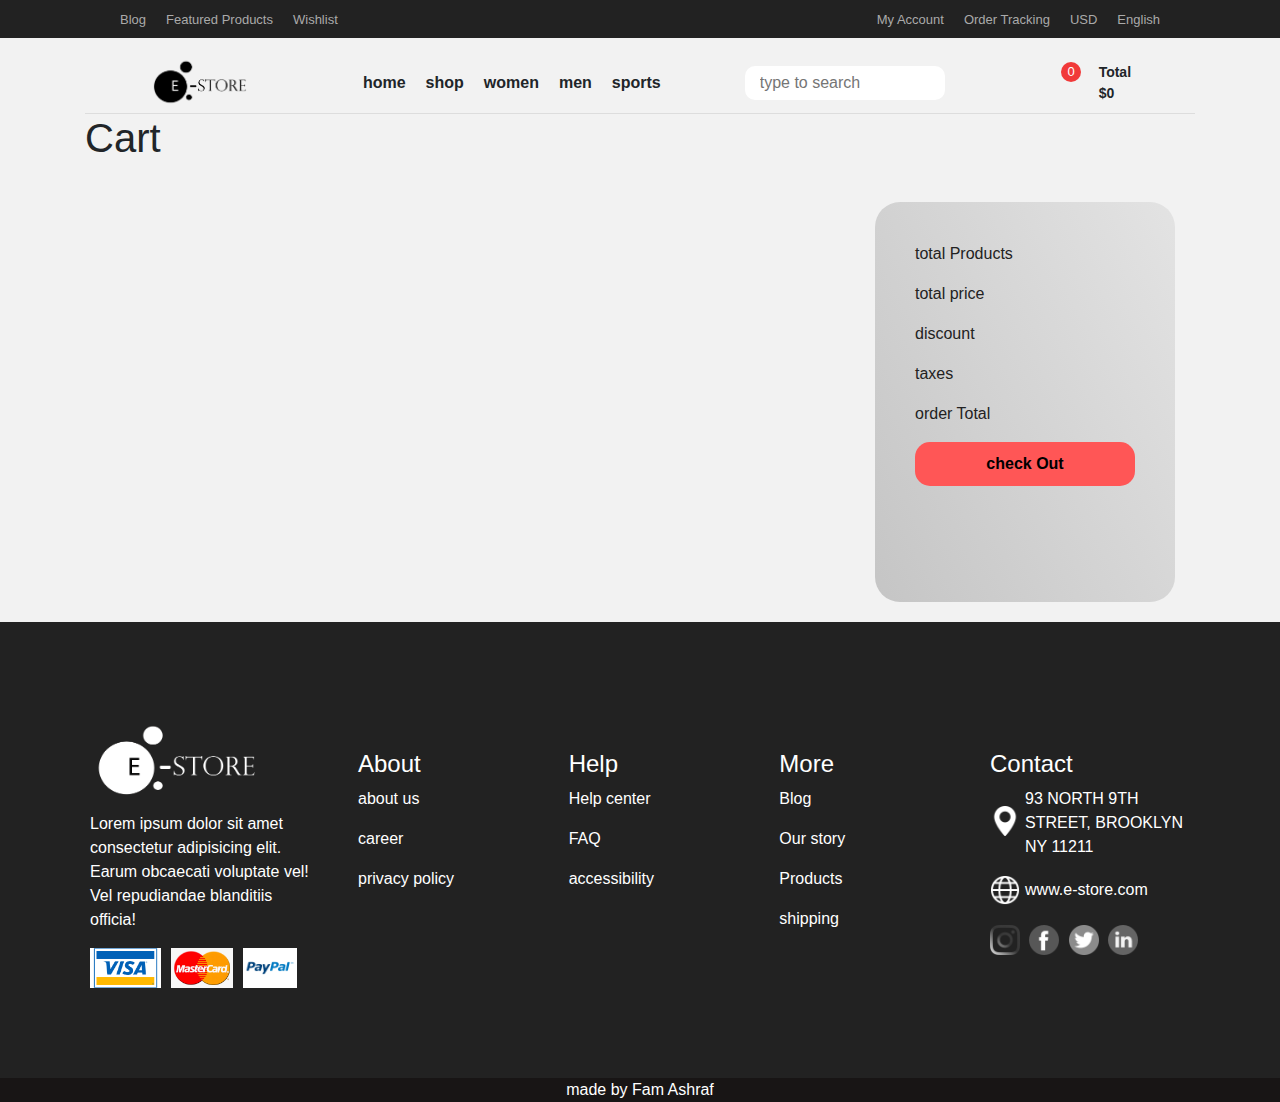
<file: cart.html>
<!DOCTYPE html>
<html lang="en">
<head>
<meta charset="UTF-8">
<meta http-equiv="X-UA-Compatible" content="IE=edge">
<meta name="viewport" content="width=device-width, initial-scale=1.0">
<link rel="stylesheet" href="https://cdnjs.cloudflare.com/ajax/libs/font-awesome/6.2.1/css/all.min.css" integrity="sha512-MV7K8+y+gLIBoVD59lQIYicR65iaqukzvf/nwasF0nqhPay5w/9lJmVM2hMDcnK1OnMGCdVK+iQrJ7lzPJQd1w==" crossorigin="anonymous" referrerpolicy="no-referrer" />
<link rel="stylesheet" href="css/bootstrap.css">
<link rel="stylesheet" href="css/bootstrap-reboot.min.css">
<link rel="stylesheet" href="css/style.css">
<link rel="stylesheet" href="css/media.css">
<title>Document</title>
</head>
<body>
<div class="header-top">
<ul class="header-left">
        <li><a href="#">Blog</a></li>
        <li><a href="#">Featured Products</a></li>
        <li><a href="#">Wishlist</a></li>
</ul>
<ul class="header-right">
        <li><a href="#">My Account</a></li>
        <li><a href="#">Order Tracking</a></li>
        <li><a href="#">USD <i class="fa-sharp fa-solid fa-chevron-down" style="font-size:10px"></i></a>
        <ul>
        <li  class="current"><a href="#">USD</a></li>
        <li><a href="#">EURO</a></li>
        <li><a href="#">GBP</a></li>
        <li><a href="#">INR</a></li>
        </ul>
        </li>
        <li><a href="#">English <i class="fa-sharp fa-solid fa-chevron-down" style="font-size:10px"></i></a>
        <ul>
        <li  class="current"><a href="#">English</a></li>
        <li><a href="#">Arabic</a></li>
        <li><a href="#">German</a></li>
        <li><a href="#">Spanish</a></li>
        </ul>
        </li>
</ul>
</div>
<header class="container">
                <div class="header-bottom">
                <a href="index.html"><img src="./img/logo.png" class="logo" alt="logo"></a>
                <nav>
                <ul>
                        <a href="index.html"><li>home</li></a>
                        <li>shop</li>
                        <li class="women-list">women
                        <i class="fa-sharp fa-solid fa-chevron-down" style="font-size:13px"></i>
                        <div class="dropdown--menu" >
                        <ul class="menu--list">
                        <div>
                        <h6>women clothing</h6>
                        <li>dresses</li>
                        <li>top & tees</li>
                        <li>jackets & coats</li>
                        <li>pants & capris</li>
                        <li>sweaters</li>
                        <li>costumes</li>
                        <li>hoodies & sweatshirts</li>
                        <li>pajamas & robes</li>
                        <li>shorts</li>
                        <li>swimwear</li>
                        </div>
                        <div>
                        <h6>jewelry</h6>
                        <li>accessories</li>
                        <li>bags & purses</li>
                        <li>necklaces</li>
                        <li>rings</li>
                        <li>earring</li>
                        <li>bracelets</li>
                        <li>body jewelry</li>
                        </div>
                        <div>
                        <h6>beauty</h6>
                        <li>bath accessoris</li>
                        <li>makeup & cosmetics</li>
                        <li>skin care</li>
                        <li>hair care</li>
                        <li>essenital oils</li>
                        <li>fragrances</li>
                        <li>soaps & bath bombs</li>
                        <li>face masks & covering</li>
                        <li>spa kits & gifts</li>
                        </div>
                        <div class="brand--menu">
                        <h6>top brands</h6>
                        <div>
                        <li>nike</li>
                        <li>hermes</li>
                        <li>zalando</li>
                        <li>zara</li>
                        <li>cartier</li>
                        <li>hurley</li>
                        </div>
                        <div>
                        <li>louis vuitton</li>
                        <li>gucci</li>
                        <li>tiffany & co.</li>
                        <li>h&m</li>
                        <li>chanel</li>
                        <li>view all brands</li>
                        </div>
                        </div>
                        </ul>
                        <div class="media">
                                <div class="thumbnail">
                                <img src="img/mostWanted.jpg" alt="most Wanted">
                                <div class="text--content">
                                <h4>Most Wanted!</h4>
                                <a href="#" class="primary-button">Order Now</a>
                                </div>
                                </div>
                        </div>
                        </div>
                </li>
                        <li>men</li>
                        <li>sports</li>
                </ul>
                </nav>
                <div class="search-box">
                <input class="search-txt" type="text" placeholder="type to search ">
                <a class="search--btn" href="#">
                <i class="fas fa-search" aria-hidden="true"></i>
                </a>
                </div>
                <div class="cart">
                <a href="loginpage.html" class="login-btn"><i class="fa-regular fa-user"></i></a>
                <i class="fa-regular fa-heart"></i>
                <div class="nav-cart">
                        <i class="fa-solid fa-cart-shopping nav--cart"></i>
                        <div class="cart-menu">
                        <div class="nav-cart-products">
                        <div class="nav-cart-product"></div>
                        </div>
                        <div class="nav-cart-btns">
                        <a href="cart.html" class="check-out">check out</a>
                        <button class="cancel">cancel</button>
                        </div>
                        </div>
                        <div class="icon-text">
                        <div class="mini-text">Total</div>
                        <div class="cart-total">$0</div>
                        </div>
                </div>
                </div>
                <i class="fa-solid fa-bars menu"></i>
                </div>
</header>
<h1 class="container">Cart</h1>
<div class="container bag">
<div class="payment">
<p class="total-products">total Products</p>
<p class="total-price">total price</p>
<p class="Discount">discount</p>
<p class="taxes">taxes</p>
<p class="order-total">order Total</p>
<a class="checkout" href="checkOut.html">check Out</a>
</div>
</div>
<!-- start footer  -->
<footer>
<div class="us">
<img src="./img/logoWhite.png" class="footer-logo" alt="logo">
<p>Lorem ipsum dolor sit amet consectetur adipisicing elit. Earum obcaecati voluptate vel! Vel repudiandae blanditiis officia!</p>
<div class="us-imgs">
<img src="./img/visa.jpg" alt="">
<img src="./img/mastercard.png" alt="">
<img src="./img/paypal.png" alt="">
</div>
</div>
<div class="about">
<h4>About</h4>
<p> <a href="index.html">about us </a></p>
<p> <a href="index.html">career </a></p>
<p> <a href="index.html">privacy policy </a></p>
</div>
<div class="help">
<h4>Help</h4>
<p><a href="index.html">Help center</a></p>
<p><a href="index.html">FAQ</a></p>
<p><a href="index.html">accessibility</a></p>
</div>
<div class="more">
<h4>More</h4>
<p><a href="index.html"> Blog </a></p>
<p><a href="index.html"> Our story </a></p>
<p><a href="index.html"> Products </a></p>
<p><a href="index.html"> shipping </a></p>
</div>
<div class="contact">
<h4>Contact</h4>
<div class="address">
<img src="./img/address.png" alt="our-address">
<p>93 NORTH 9TH STREET, BROOKLYN NY 11211</p>
</div>
<div class="site">
<img src="./img/site.png" alt="our-site">
www.e-store.com
</div>
<img src="./img/instagram.png" alt="instagram">
<img src="./img/facebook.png" alt="facebook">
<img src="./img/twitter.png" alt="twitter">
<img src="./img/linkedin.png" alt="linkedin">
</div>
</footer>
<div class="copyRight">
<p>made by Fam Ashraf</p>
<i class="fa-regular fa-copyright"></i>
</div>
<!-- end footer -->
<script>
// Retrieve the cart products from local storage
let storedProducts = localStorage.getItem('cart');
// Retrieve the total price from local storage
let totalPrice = localStorage.getItem('totalPrice');
// Retrieve the total number of products from local storage
let totalProducts = localStorage.getItem('totalProducts');
// Check if there are stored products
if (storedProducts) {
const products = JSON.parse(storedProducts);
// Generate the product table dynamically
const productBag = document.createElement('div');
productBag.classList.add("product-bag")
// Iterate over the products
for (const product of products) {
const bagContainer=document.createElement("div");
bagContainer.classList.add("bag-element")
const productLink=document.createElement("a");
productLink.classList.add("link");
productLink.setAttribute("href","product.html")
bagContainer.appendChild(productLink)
const  deleteProductBtn=document.createElement("button");
deleteProductBtn.classList.add("delete-button");
deleteProductBtn.innerHTML=`<i class="fa-solid fa-trash"></i>`
bagContainer.appendChild(deleteProductBtn)
const imageCell = document.createElement('img');
const info=document.createElement('div');
info.classList.add("info")
const nameCell = document.createElement('h3');
const quantityCell = document.createElement('h5');
const priceCell = document.createElement('h3');
priceCell.classList.add("price")
nameCell.textContent = product.cartProductName;
imageCell.setAttribute("src",product.productImage)
quantityCell.textContent = `quantity : ${product.quantity}`;
priceCell.textContent = `$${product.productPrice}`;
productBag.appendChild(bagContainer);
productLink.appendChild(imageCell);
info.appendChild(nameCell);
info.appendChild(quantityCell);
info.appendChild(priceCell);
productLink.appendChild(info);
  // Add event listener to the delete button
deleteProductBtn.addEventListener('click', () => {
deleteCartItem(product.productId);
// Remove the product element from the DOM
productBag.removeChild(bagContainer);
});
const totalProductsElement=document.querySelector(".total-products");
totalProductsElement.innerHTML=`total Products : ${totalProducts}`;
const totalPriceElement=document.querySelector(".total-price");
totalPriceElement.innerHTML=`total Price : ${totalPrice}`;
const discount=document.querySelector(".Discount");
const disc=0.2;
discount.innerHTML='discount : 20%';
const taxes=document.querySelector(".taxes");
taxes.innerHTML='taxes : 10%';
const tax=.10;
const orderTotalElement=document.querySelector(".order-total");
const orderTotal= totalPrice - (totalPrice * disc) + parseInt(totalPrice * tax) ;
orderTotalElement.innerHTML=`order Total : ${orderTotal}`;
}
// empty page
if(products.length == 0){
const empty=document.createElement("h1");
empty.innerHTML='your cart is empty';
document.querySelector(".payment").style.cssText="display:none;"
document.querySelector(".bag").style.cssText="flex-direction: column;align-items: flex-start;";
const string=document.createElement("p");
string.innerHTML='Once you add something to your bag, it will appear here. Ready to get started?';
string.style.cssText="max-width:400px;"
const getStarted=document.createElement("a");
getStarted.setAttribute("href","index.html")
getStarted.innerHTML='get started <i class="fa-solid fa-arrow-right"></i>';
getStarted.classList.add("get-started")
const paymentMethods=document.createElement("img");
paymentMethods.setAttribute("src","./img/payment-methods.JPG")
paymentMethods.classList.add("payment-methods")
document.querySelector(".bag").style.cssText="flex-direction: column !important;align-items: flex-start !important;"
document.querySelector(".bag").appendChild(empty);
document.querySelector(".bag").appendChild(string);
document.querySelector(".bag").appendChild(getStarted);
document.querySelector(".bag").appendChild(paymentMethods);
}else{
// Add the bag to the document body or a specific element
document.querySelector(".bag").appendChild(productBag);
}
}


</script>
<script src="js/script.js"></script>
</body>
</html>
</file>
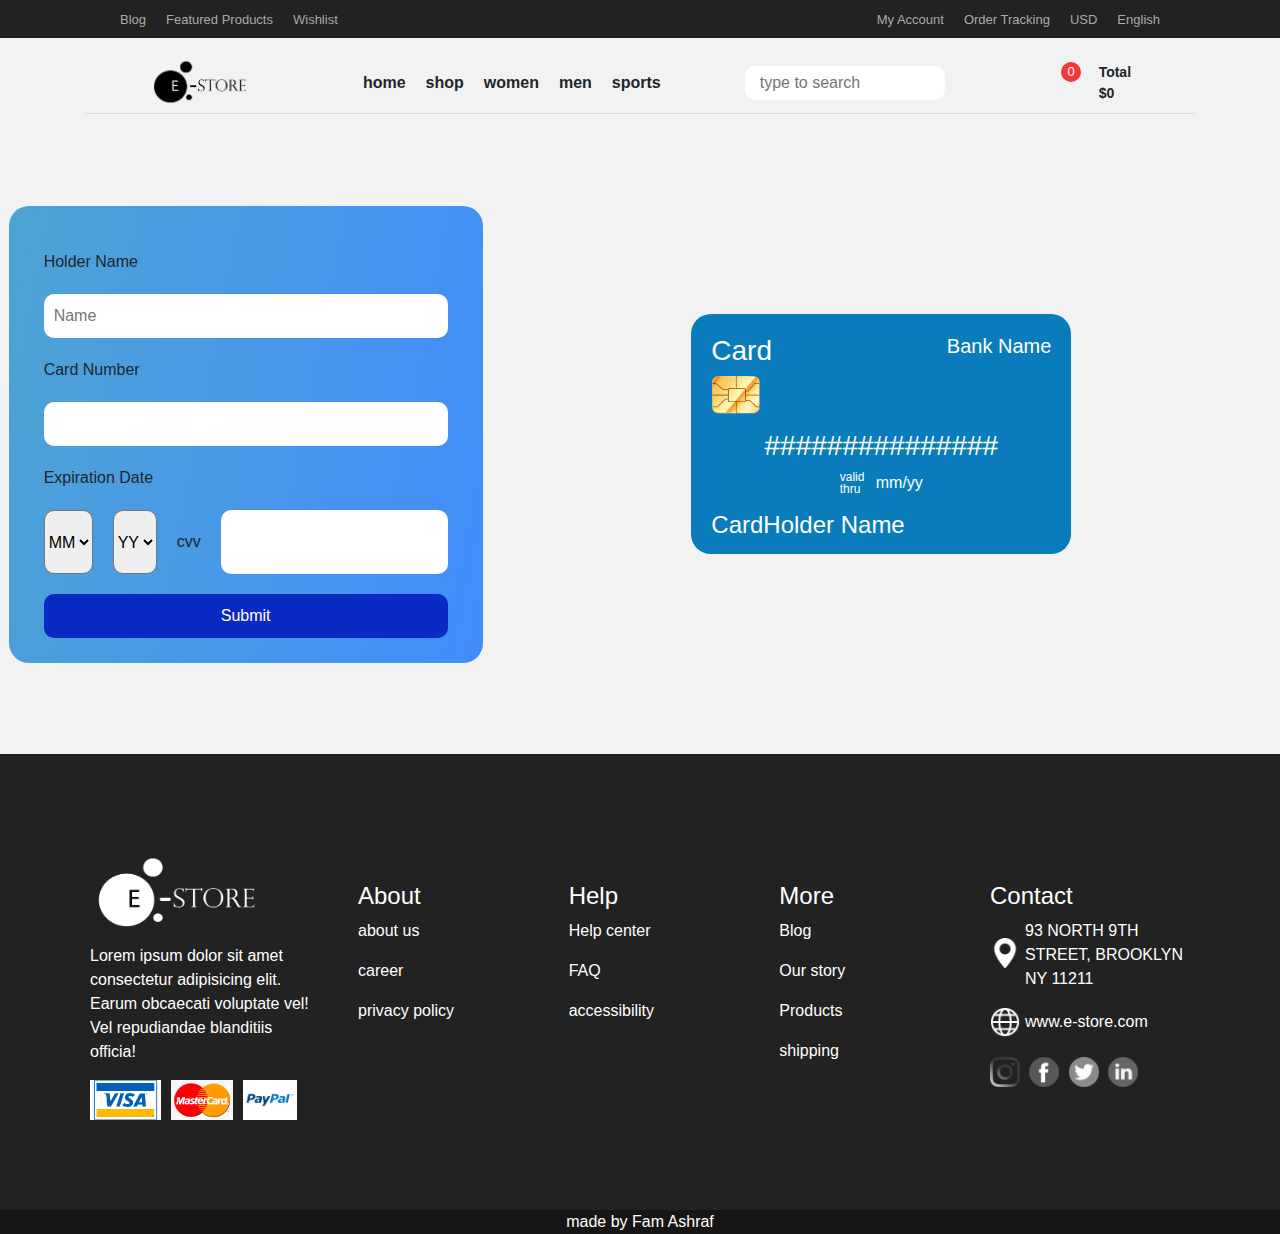
<file: checkOut.html>
<!DOCTYPE html>
<html lang="en">
<head>
    <meta charset="UTF-8">
    <meta http-equiv="X-UA-Compatible" content="IE=edge">
    <meta name="viewport" content="width=device-width, initial-scale=1.0">
    <link rel="stylesheet" href="https://cdnjs.cloudflare.com/ajax/libs/font-awesome/6.2.1/css/all.min.css" integrity="sha512-MV7K8+y+gLIBoVD59lQIYicR65iaqukzvf/nwasF0nqhPay5w/9lJmVM2hMDcnK1OnMGCdVK+iQrJ7lzPJQd1w==" crossorigin="anonymous" referrerpolicy="no-referrer" />
    <link rel="stylesheet" href="css/bootstrap.css">
    <link rel="stylesheet" href="css/bootstrap-reboot.min.css">
    <link rel="stylesheet" href="css/style.css">
    <link rel="stylesheet" href="css/checkout.css">
    <link rel="stylesheet" href="css/media.css">
    <title>Document</title>
    </head>
<body>
    <!-- start nav bar -->
<div class="header-top">
<ul class="header-left">
    <li><a href="#">Blog</a></li>
    <li><a href="#">Featured Products</a></li>
    <li><a href="#">Wishlist</a></li>
</ul>
<ul class="header-right">
    <li><a href="#">My Account</a></li>
    <li><a href="#">Order Tracking</a></li>
    <li><a href="#">USD <i class="fa-sharp fa-solid fa-chevron-down" style="font-size:10px"></i></a>
    <ul>
    <li  class="current"><a href="#">USD</a></li>
    <li><a href="#">EURO</a></li>
    <li><a href="#">GBP</a></li>
    <li><a href="#">INR</a></li>
    </ul>
    </li>
    <li><a href="#">English <i class="fa-sharp fa-solid fa-chevron-down" style="font-size:10px"></i></a>
    <ul>
        <li  class="current"><a href="#">English</a></li>
        <li><a href="#">Arabic</a></li>
        <li><a href="#">German</a></li>
        <li><a href="#">Spanish</a></li>
    </ul>
    </li>
</ul>
</div>
    <header class="container">
                <div class="header-bottom">
                <a href="index.html"><img src="./img/logo.png" class="logo" alt="logo"></a>
                <nav>
                <ul>
                    <a href="index.html"><li>home</li></a>
                    <li>shop</li>
                    <li class="women-list">women
                    <i class="fa-sharp fa-solid fa-chevron-down" style="font-size:13px"></i>
                    <div class="dropdown--menu" >
                    <ul class="menu--list">
                        <div>
                        <h6>women clothing</h6>
                        <li>dresses</li>
                        <li>top & tees</li>
                        <li>jackets & coats</li>
                        <li>pants & capris</li>
                        <li>sweaters</li>
                        <li>costumes</li>
                        <li>hoodies & sweatshirts</li>
                        <li>pajamas & robes</li>
                        <li>shorts</li>
                        <li>swimwear</li>
                        </div>
                        <div>
                        <h6>jewelry</h6>
                        <li>accessories</li>
                        <li>bags & purses</li>
                        <li>necklaces</li>
                        <li>rings</li>
                        <li>earring</li>
                        <li>bracelets</li>
                        <li>body jewelry</li>
                        </div>
                        <div>
                        <h6>beauty</h6>
                        <li>bath accessoris</li>
                        <li>makeup & cosmetics</li>
                        <li>skin care</li>
                        <li>hair care</li>
                        <li>essenital oils</li>
                        <li>fragrances</li>
                        <li>soaps & bath bombs</li>
                        <li>face masks & covering</li>
                        <li>spa kits & gifts</li>
                        </div>
                        <div class="brand--menu">
                        <h6>top brands</h6>
                        <div>
                        <li>nike</li>
                        <li>hermes</li>
                        <li>zalando</li>
                        <li>zara</li>
                        <li>cartier</li>
                        <li>hurley</li>
                        </div>
                        <div>
                        <li>louis vuitton</li>
                        <li>gucci</li>
                        <li>tiffany & co.</li>
                        <li>h&m</li>
                        <li>chanel</li>
                        <li>view all brands</li>
                        </div>
                        </div>
                    </ul>
                        <div class="media">
                            <div class="thumbnail">
                            <img src="img/mostWanted.jpg" alt="most Wanted">
                            <div class="text--content">
                                <h4>Most Wanted!</h4>
                                <a href="#" class="primary-button">Order Now</a>
                            </div>
                            </div>
                        </div>
                    </div>
                </li>
                    <li>men</li>
                    <li>sports</li>
                </ul>
                </nav>
                <div class="search-box">
                <input class="search-txt" type="text" placeholder="type to search ">
                <a class="search--btn" href="#">
                <i class="fas fa-search" aria-hidden="true"></i>
                </a>
                </div>
                <div class="cart">
                <a href="loginpage.html" class="login-btn"><i class="fa-regular fa-user"></i></a>
                <i class="fa-regular fa-heart"></i>
                <div class="nav-cart">
                    <i class="fa-solid fa-cart-shopping nav--cart"></i>
                    <div class="cart-menu">
                    <div class="nav-cart-products">
                        <div class="nav-cart-product"></div>
                    </div>
                    <div class="nav-cart-btns">
                        <a href="cart.html" class="check-out">check out</a>
                        <button class="cancel">cancel</button>
                    </div>
                    </div>
                    <div class="icon-text">
                    <div class="mini-text">Total</div>
                    <div class="cart-total">$0</div>
                    </div>
                </div>
                </div>
                <i class="fa-solid fa-bars menu"></i>
                </div>
    </header>
    <!-- end nav bar -->
<div class="user-info">
    <form action="">
        <label for="userName">Holder Name</label>
        <input type="text" name="userName" id="userName" placeholder="Name" required>
        <label for="cardNumber"> Card Number</label>
        <input type="password" name="cardNumber" id="cardNumber" maxlength="16" required>
        <label for="selection">Expiration Date</label>
        <div class="selection">
            <select name="" id="mm">
                <option value="MM">MM</option>
                <option value="01">01</option>
                <option value="02">02</option>
                <option value="03">03</option>
                <option value="04">04</option>
                <option value="05">05</option>
                <option value="06">06</option>
                <option value="07">07</option>
                <option value="08">08</option>
                <option value="09">09</option>
                <option value="10">10</option>
                <option value="011">11</option>
                <option value="012">12</option>
            </select>
            <select name="" id="yy">
                <option value="YY">YY</option>
                <option value="20">20</option>
                <option value="21">21</option>
                <option value="22">22</option>
                <option value="23">23</option>
                <option value="24">24</option>
                <option value="25">25</option>
                <option value="26">26</option>
            </select>
            <label for="cvv">cvv</label>
            <input type="text" name="cvv" id="cvv" maxlength="3">
        </div>
        <input type="submit">
    </form>
    <div class="card-info">
        <div class="row-one">
            <h3>Card</h3>
            <h5>Bank Name</h5>
        </div>
        <img class="row-two" src="img/card.png" alt="card">
        <div class="row-three">
            <h3 class="card-number">###############</h3>
        </div>
        <div class="row-four">
            <p class="vaild">valid thru</p>
            <p class="mm">mm</p>
            <p>/</p>
            <p class="yy">yy</p>
        </div>
        <div class="row-five">
            <h4 class="user-name">CardHolder Name</h4>
        </div>
        <div class="card-back">
            <span class="black-line"></span>
            <span class="white-line"></span>
            <span class="cvv-container"></span>
        </div>
    </div>
</div>
<!-- start footer  -->
<footer>
<div class="us">
    <img src="./img/logoWhite.png" class="footer-logo" alt="logo">
    <p>Lorem ipsum dolor sit amet consectetur adipisicing elit. Earum obcaecati voluptate vel! Vel repudiandae blanditiis officia!</p>
    <div class="us-imgs">
    <img src="./img/visa.jpg" alt="">
    <img src="./img/mastercard.png" alt="">
    <img src="./img/paypal.png" alt="">
    </div>
</div>
<div class="about">
    <h4>About</h4>
    <p> <a href="index.html">about us </a></p>
    <p> <a href="index.html">career </a></p>
    <p> <a href="index.html">privacy policy </a></p>
</div>
<div class="help">
    <h4>Help</h4>
    <p><a href="index.html">Help center</a></p>
    <p><a href="index.html">FAQ</a></p>
    <p><a href="index.html">accessibility</a></p>
</div>
<div class="more">
    <h4>More</h4>
    <p><a href="index.html"> Blog </a></p>
    <p><a href="index.html"> Our story </a></p>
    <p><a href="index.html"> Products </a></p>
    <p><a href="index.html"> shipping </a></p>
</div>
<div class="contact">
    <h4>Contact</h4>
    <div class="address">
    <img src="./img/address.png" alt="our-address">
    <p>93 NORTH 9TH STREET, BROOKLYN NY 11211</p>
    </div>
    <div class="site">
    <img src="./img/site.png" alt="our-site">
    www.e-store.com
    </div>
    <img src="./img/instagram.png" alt="instagram">
    <img src="./img/facebook.png" alt="facebook">
    <img src="./img/twitter.png" alt="twitter">
    <img src="./img/linkedin.png" alt="linkedin">
</div>
</footer>
<div class="copyRight">
<p>made by Fam Ashraf</p>
<i class="fa-regular fa-copyright"></i>
</div>
<button id="moveToTopButton"><i class="fa-solid fa-arrow-up"></i></button>
<!-- end footer -->
<script src="js/script.js"></script>
<script>
    // card user name data
    const userName=document.querySelector("#userName");
    userName.addEventListener('input', function() {
        document.querySelector(".user-name").textContent=userName.value;
    })







    // card number data
//     const cardNumber=document.querySelector("#cardNumber");
//     cardNumber.addEventListener('input', function() {
//         document.querySelector(".card-number").textContent=cardNumber.value;
//     })
//     cardNumber.onkeydown = function () {
//     if (cardNumber.value.length > 0) {

//         if (cardNumber.value.length % 4 == 0) {
//             cardNumber.value += "";
//         }
//     }
// }



const cardNumberInput = document.getElementById('cardNumber');
const cardDisplay = document.querySelector('.card-number');

cardNumberInput.addEventListener('input', function() {
    const cardNumber = cardNumberInput.value;
    const maskedCardNumber = maskCardNumber(cardNumber);
    cardDisplay.textContent = maskedCardNumber;
});

function maskCardNumber(cardNumber) {
    const visibleDigits = 4;
    const maskedLength = cardNumber.length - visibleDigits * 2;
    const maskedChars = '*'.repeat(maskedLength);
    const visibleCardNumber = addSpaces(cardNumber.slice(0, visibleDigits)) + ' ' +
        addSpaces(maskedChars) + ' ' +
        addSpaces(cardNumber.slice(-visibleDigits));
    return visibleCardNumber;
}

function addSpaces(str) {
    const spacedStr = str.replace(/(.{4})/g, '$1 ');
    return spacedStr.trim();
}







    // card month and year data
    const mmSelection=document.querySelector("#mm")
    const yySelection=document.querySelector("#yy")
    mmSelection.addEventListener('input', function() {
        document.querySelector(".mm").textContent=mmSelection.value;
    })
    yySelection.addEventListener('input', function() {
        document.querySelector(".yy").textContent=yySelection.value;
    })
const card=document.querySelector(".card-info");
const cvv= document.querySelector("#cvv");
const cardBack=document.querySelector(".card-back");
    cvv.addEventListener("mouseover",function(){
        card.classList.remove("flipBack")
        card.classList.add("flip")
        cardBack.style.cssText="display: block;"
    }
    )
    cvv.addEventListener("focus",function(){
        card.classList.remove("flipBack")
        card.classList.add("flip")
        cardBack.style.cssText="display: block;"
    }
    )
    cvv.addEventListener("mouseout",function(){
        card.classList.remove("flip")
        card.classList.add("flipBack")
        cardBack.style.cssText="display: none;"
    }
    )
        // card cvv data
        cvv.addEventListener('input', function() {
        document.querySelector(".cvv-container").textContent=cvv.value;
    })
</script>
</body>
</html>
</file>
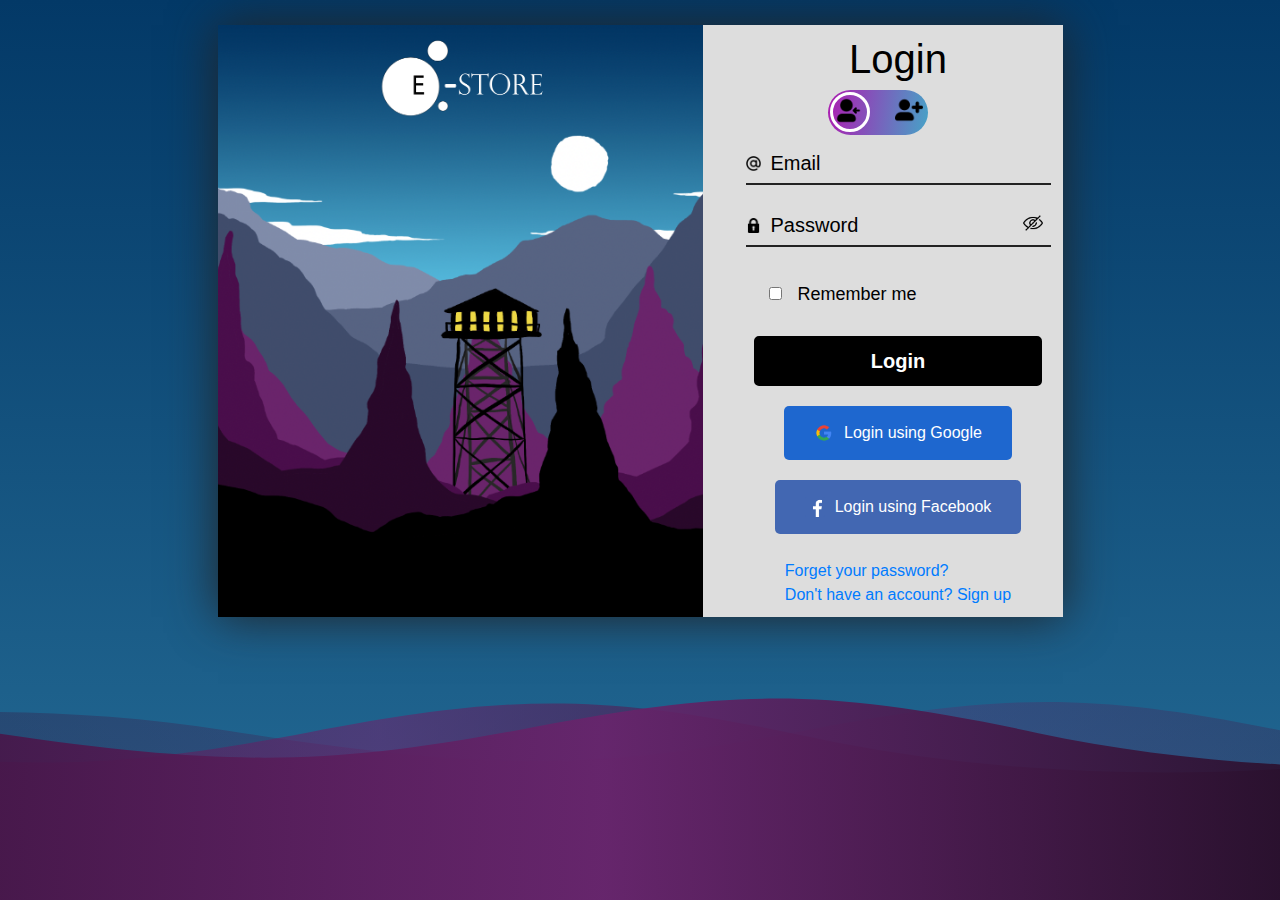
<file: loginpage.html>
<!DOCTYPE html>
<html lang="en">
<head>
    <meta charset="UTF-8">
    <meta name="viewport" content="width=device-width, initial-scale=1.0">
    <link rel="stylesheet" href="https://cdnjs.cloudflare.com/ajax/libs/font-awesome/6.2.1/css/all.min.css" integrity="sha512-MV7K8+y+gLIBoVD59lQIYicR65iaqukzvf/nwasF0nqhPay5w/9lJmVM2hMDcnK1OnMGCdVK+iQrJ7lzPJQd1w==" crossorigin="anonymous" referrerpolicy="no-referrer" />
    <link rel="stylesheet" href="css/bootstrap.css">
    <link rel="stylesheet" href="./css/style.css">
    <link rel="stylesheet" href="./css/login.css">
    <link rel="stylesheet" href="./css/media.css">
    <title>Login</title>
</head>
<body>
    <!-- start background -->
    <svg version="1.1" xmlns="http://www.w3.org/2000/svg" xmlns:xlink="http://www.w3.org/1999/xlink" x="0px" y="0px" width="100%" height="100%" viewBox="0 0 1600 900" preserveAspectRatio="xMidYMax slice">
        <defs>
            <linearGradient id="bg">
                <stop offset="0%" style="stop-color: rgb(42, 9, 41)"></stop>
                <stop offset="50%" style="stop-color:rgb(105 , 36 , 108)"></stop>
                <stop offset="100%" style="stop-color:rgb(0, 0 ,0)"></stop>
            </linearGradient>
            <path id="wave" fill="url(#bg)" d="M-363.852,502.589c0,0,236.988-41.997,505.475,0 s371.981,38.998,575.971,0s293.985-39.278,505.474,5.859s493.475,48.368,716.963-4.995v560.106H-363.852V502.589z" />
        </defs>
        <g>
            <use xlink:href='#wave' opacity=".3">
                <animateTransform attributeName="transform" attributeType="XML" type="translate" dur="10s" calcMode="spline" values="270 230; -334 180; 270 230" keyTimes="0; .5; 1" keySplines="0.42, 0, 0.58, 1.0;0.42, 0, 0.58, 1.0" repeatCount="indefinite" />
            </use>
            <use xlink:href='#wave' opacity=".6">
                <animateTransform attributeName="transform" attributeType="XML" type="translate" dur="8s" calcMode="spline" values="-270 230;243 220;-270 230" keyTimes="0; .6; 1" keySplines="0.42, 0, 0.58, 1.0;0.42, 0, 0.58, 1.0" repeatCount="indefinite" />
            </use>
            <use xlink:href='#wave' opacity=".9">
                <animateTransform attributeName="transform" attributeType="XML" type="translate" dur="6s" calcMode="spline" values="0 230;-140 200;0 230" keyTimes="0; .4; 1" keySplines="0.42, 0, 0.58, 1.0;0.42, 0, 0.58, 1.0" repeatCount="indefinite" />
            </use>
        </g>
    </svg>
    <!-- end background -->

    <!-- start login -->
    <div class="login-body">
        <div class="login-background">
            <a href="index.html"><img src="./img/logoWhite.png" alt=""></a>
        </div>
        <div class="switch-btn" onclick="toggleLoginSignUp()">
            <div class="toggle"></div>
            <img src="./img/sign-in.png" alt="sign in" class="signin-logo">
            <img src="./img/sign-up.png" alt="sign up" class="signup-logo">
        </div>
        <div class="switch switch-log-in">
            <form action="index.html" class="login">
                <h1>Login</h1>
                <input type="email" placeholder="Email" class="email">
                <div class="password">
                    <input type="password" class="passcode" placeholder="Password">
                    <div class="passwordIcon show" onclick="showPassword()"></div>
                </div>
                <div class="rememeberMe">
                    <input type="checkbox" name="rememberMe" id="rememberMe">
                    <label for="rememberMe">Remember me</label>
                </div>
                <input type="submit" value="Login">
                <div class="google">
                    <img src="./img/google.png" alt="login with google">
                    <a href="index.html">Login using Google</a>
                </div>
                <div class="facebook">
                    <img src="./img/facelogo.png" alt="login with facebook">
                    <a href="index.html">Login using Facebook</a>
                </div>
                <div class="footer">
                    <a href="loginpage.html">Forget your password?</a>
                    <a href="">Don't have an account? Sign up</a>
                </div>
            </form>
            <form action="index.html" class="signup" style="display: none;">
                <h1>Sign Up</h1>
                <div class="user-name">
                    <input type="text" name="firstName" id="firstName" placeholder="First Name" class="user">
                    <input type="text" name="lastName" id="lastName" placeholder="Last Name" class="user">
                </div>
                <input type="email" name="email" id="email" placeholder="Email" class="email">
                <div class="password">
                    <input type="password" class="passcode" placeholder="Password">
                    <div class="passwordIcon show" onclick="showPassword()"></div>
                </div>
                <div class="password">
                    <input type="password" class="passcode" placeholder="Confirm Password">
                    <div class="passwordIcon show" onclick="showPassword()"></div>
                </div>
                <input type="submit" value="Sign Up">
                <div class="anotherSignUp">
                    <div class="google google-signup">
                        <img src="./img/google.png" alt="sign up with google">
                        <a href="index.html">Google</a>
                    </div>
                    <div class="facebook facebook-signup">
                        <img src="./img/facelogo.png" alt="sign up with facebook">
                        <a href="index.html">Facebook</a>
                    </div>
                </div>
                <div class="footer">
                    <a href="">Already have an account? Login</a>
                </div>
            </form>
        </div>
    </div>
    <!-- end login -->

    <script src="js/jquery-3.6.0.min.js"></script>
    <script src="js/bootstrap.js"></script>
    <script src="js/script.js"></script>
    <script>
        const loginForm = document.querySelector(".login");
        const signupForm = document.querySelector(".signup");
        const toggleBtn = document.querySelector(".toggle");
        
        function showPassword() {
            const passwordIcon = document.querySelector(".passwordIcon");
            const password = document.querySelector(".passcode");
            if (passwordIcon.classList.contains("show")) {
                passwordIcon.classList.remove("show");
                passwordIcon.classList.add("hide");
                password.type = "text";
            } else if (passwordIcon.classList.contains("hide")) {
                passwordIcon.classList.add("show");
                passwordIcon.classList.remove("hide");
                password.type = "password";
            }
        }

        function toggleLoginSignUp() {
            if (loginForm.style.display === "none") {
                loginForm.style.display = "block";
                signupForm.style.display = "none";
                toggleBtn.style.transform = "translate(2px, 2px)";
            } else {
                loginForm.style.display = "none";
                signupForm.style.display = "block";
                toggleBtn.style.transform = "translate(60px, 2px)";
            }
        }
    </script>
</body>
</html>
</file>
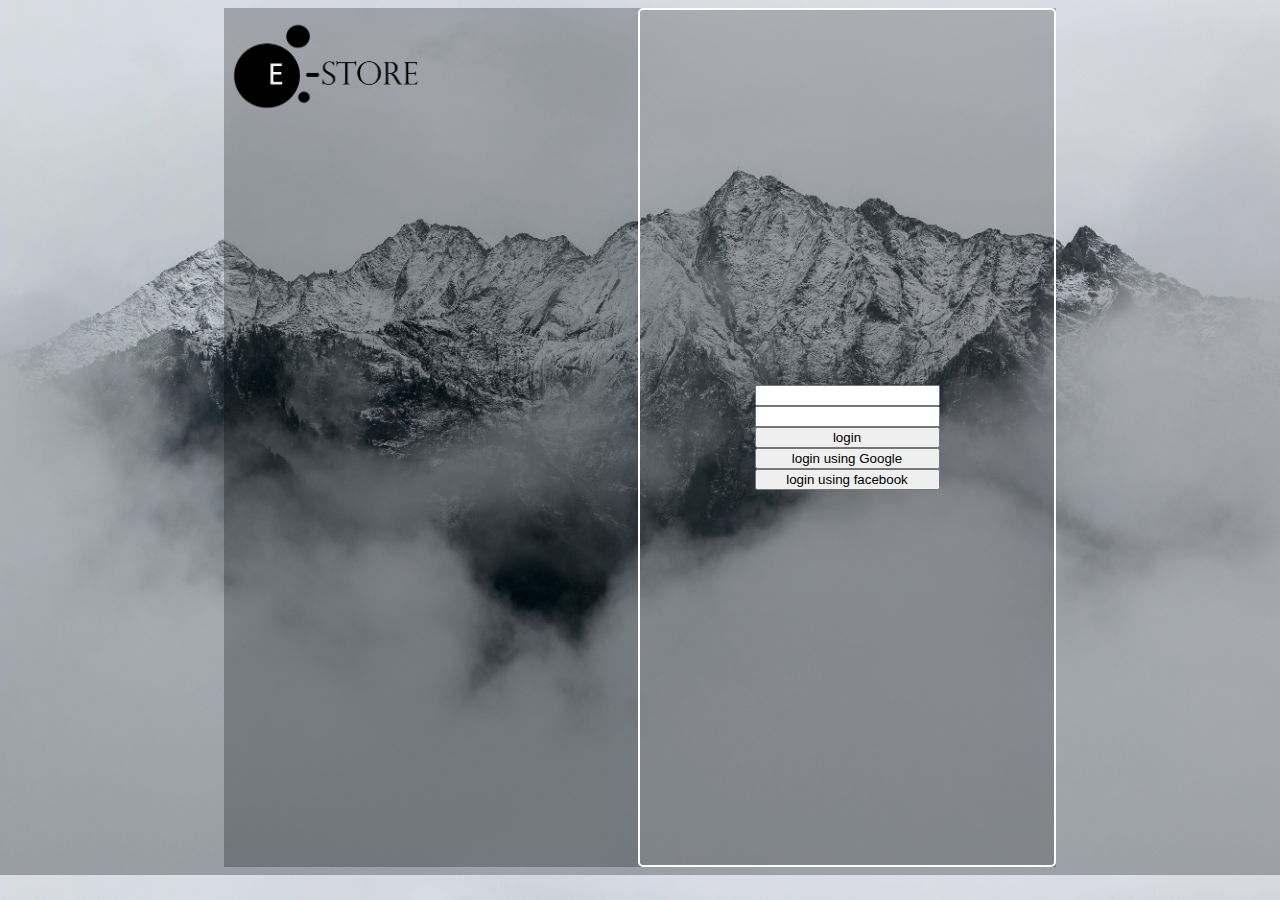
<file: e-commerce/loginpage.html>
<!DOCTYPE html>
<html lang="en">
<head>
    <meta charset="UTF-8">
    <meta name="viewport" content="width=device-width, initial-scale=1.0">
    <link rel="stylesheet" href="./css/login.css">
    <title>login</title>
</head>
<body>
    <div class="loginBody">
        <div class="logo">
            <img src="./img/logo.png" alt="">
        </div>
        <form action="">
            <input type="email">
            <input type="password">
            <input type="button" value="login">
            <input type="button" value="login using Google">
            <input type="button" value="login using facebook">
        </form>
    </div>
</body>
</html>
</file>
<file: css/style.css>
/* importing fonts */
@import url('https://fonts.googleapis.com/css2?family=Bangers&family=Bebas+Neue&family=Blinker:wght@700&family=Montserrat:wght@700&family=Raleway:wght@700&family=Tangerine&display=swap');
body {
    background-color:hsl(0 0% 50% / 0.1);
}
/* scrolling animation */
.reveal{
    position: relative;
    transform: translateX(-150px);
    opacity: 0;
    transition: 1s all ease;
}
.reveal.active{
    transform: translateX(0);
    opacity: 1;
}
/* start nav bar */
header{
    display: flex;
    flex-direction: column;
}
.heade-left{
    padding-left: 20px;
}
.header-top{
    display: flex;
    justify-content: space-between;
    margin-bottom: 15px;
    background: #000000db;
    padding: 7px 110px;
}
.header-top ul{
    padding: 0;
}
.header-top ul li{
    position: relative;
}
.header-top ul ul {
    display: none;
    flex-direction: column;
    position: absolute;
    left: 0px;
    top: 25px;
    background: #222;
    z-index: 100;
}
.header-top ul ul li{
    text-align: center;
}
.header-top ul ul .current{
    background-color: #676464;
}
.header-top ul li a{
    text-decoration: none;
    color: #aaa;
    padding: 10px;
    font-size: 13px;
}
.header-top ul li a:hover{
    color: #fff;
}
.header-top ul li:hover ul {
    display: flex;
}
.header-bottom {
    display: flex;
    align-items: center;
    justify-content: space-evenly;
    border-bottom: 1px solid #ddd;
}
.header-bottom ul a{
    color: #212529;
}
.header-bottom ul a:hover{
    text-decoration: none;
}
header .logo{
    width: 100px;
    height: 60px;
}
nav{
    display: flex;
    align-items: center;
    height: 60px;
}
ul{
    list-style: none;
    display: flex;
    margin: 0;
}
nav ul li{
    position: relative;
    margin: 30px 10px;
    font-weight: bold;
    cursor: pointer;
}
nav li::after{
    content: "";
    width: 0%;
    height: 2px;
    background-color: #00173d;
    position: absolute;
    bottom: 0;
    left: 0;
}
nav li:hover::after{
    width: 100%;
    transition: .5s ;
}
.menu{
    display: none;
    cursor: pointer;
}
.mobile-menu{
    display: flex;
}
.dropdown--menu{
    position: absolute;
    right: -745px;
    display: none;
    z-index: 1000;
}
.menu--list{
    margin-top: 18px;
    padding: 10px;
    background:#fff;
}
.women-list:hover  .dropdown--menu{
    display: flex;
    transition: all .5s;
}
.dropdown--menu ul div{
    display: flex;
    flex-direction: column;
    text-align: left;
    margin: 0px 0 0 50px;
}
.dropdown--menu ul div h6{
    text-transform: uppercase;
    font-weight: bold;
}
.dropdown--menu ul div li{
    text-transform: capitalize;
    font-weight: 500;
    margin: 0 20px 0 0;
    width: 170px;
}
.dropdown--menu ul div li:hover{
    color: #888;
}
.dropdown--menu ul div li:hover::after{
    content: unset;
}
.dropdown--menu ul .brand--menu{
    display: flex;
}
.dropdown--menu .media{
    position: relative;
    overflow: hidden;
    top: 18px;
}

.thumbnail{
    overflow: hidden;
    opacity: .9;
}
.dropdown--menu .media img{
    width: 223px;
}
.dropdown--menu .media img:hover{
    transform: scale(1.1);
    transition: all .5s;
}
.dropdown--menu .text--content{
    position: absolute;
    top: 38%;
    left: 10%;
    text-align: center;
}
.dropdown--menu .text--content h4{
    color: #00173d;
    font-weight: bold;
    margin-bottom: 20px;
}
.dropdown--menu .text--content a{
    color: #fff;
    background-color: #000000db;
    padding: 15px;
    border-radius: 20px;
    text-decoration: none;
}
/* search box */
.search-box{
    display: flex;
    align-items: center;
    justify-content: center;
    padding: 10px;
}
.search-txt{
    background: #fff;
    border: none;
    padding: 5px 15px;
    display: flex;
    width: 200px;
    border-radius: 10px;
}
.search-box a {
    margin-left: -35px;
}
.search-box a i{
    font-size: 20px;
    color: #020306;
    line-height: 2;
}
.cart{
    display: flex;
    align-items: center;
}
.login-btn{
    text-decoration: none;
    color: #000000db;
}
.cart i{
    padding-left:30px;
    cursor: pointer;
}
.nav-cart{
    display:flex;
    align-items: center;
    position: relative;
}
.nav-cart .icon-text{
    font-weight: bold;
    font-size: 14px;
    margin-left: 25px;
    cursor: pointer;
}
.nav-cart::after{
    content: attr(notification);
    position: absolute;
    top: 0px;
    right: 50px;
    width: 20px;
    height: 20px;
    border-radius: 50%;
    background-color: #f13939;
    color: #fff;
    text-align: center;
    line-height: 1.5;
    font-size: 13px;
    cursor: pointer;
}
.cart-menu{
    display: none;
    flex-direction: column;
    background-color: #fff;
    min-width: 350px;
    position: absolute;
    top: 50px;
    right: -100px;
    z-index: 100000;
    border: 2px solid #353935;
}
.nav-cart-products {
    min-height: 150px;
}
.nav-cart-product{
    display: flex;
    align-items: center;
    justify-content: space-around;
    border-top: 1px solid #ddd;
}
.cart-product-img{
    width: 100px;
    height: 100px;
    margin: 20px;
}
.product-info{
    display: flex;
    flex-direction: column;
    margin-right: 20px;
}
.cart-product-name{
    font-size: 15px;
    max-width: 100px;
}
.cart-product-price{
    margin: 0;
}
.product-counter{
    display: flex;
    align-items: center;
}
.product-counter .increment , .decrement{
    font-size: 20px;
    font-weight: bold;
    border: none;
    border-radius: 30%;
    color: #000;
    width: 40px;
    height: 50px;
}
.counter{
    font-size: 20px;
    font-weight: bold;
    margin: 0 25px;
}
.delete-button{
    margin: 20px;
    border: none;
    background: none;
}
.delete-button i{
    padding: 0;
    border: none;
    color: #cf2f2f;
}
.nav-cart-btns{
    display: flex;
    justify-content: space-between;
    width: 100%;
    height: 45px;
}
.check-out{
    background-color: rgb(33, 165, 33);
    text-decoration: none;
    width: 50%;
    border: none;
    color: #fff;
    padding: 10px 50px;
    font-weight: bold;
}
.check-out:hover{
    text-decoration: none;
    color: #fff;
}
.cancel{
    background-color: #000000ba;
    font-weight: bold;
    color: #fff;
    border-radius: 1px;
    width: 50%;
    border: none;
}
.cart-total::after{
    content: attr(total-price);
}
/* end nav bar */
 /* start dark mode  */
.night{
    background-color: #020306;
    color: #fff;
}
.mode{
    width: 55px;
    height: 28px;
    border-radius: 50px;
    background-color: rgb(204, 199, 199);
    cursor: pointer;
}
.night--mode{
    width: 55px;
    height: 28px;
    border-radius: 50px;
    background-color: #2b2929;
    cursor: pointer;
}

.mode .button{
    width: 25px;
    height: 25px;
    border-radius: 50%;
    background-color: #444;
    margin: 2px;
    transition: all .4s linear;
}
.mode .night--button{
    background-color: #fff;
    margin-left: 35px;
    transition: all .4s linear;
}
/* end dark mode */
/* start slider */


.shoes{
    width: 850px;
    height: 550px;
}
.slide{
    height: calc(100vh - 114px);
    display: flex;
    justify-content: space-around;
    flex-direction: row;
    align-items: center;
}
.carousel-indicators {
    position: absolute;
    flex-direction: row;
    bottom: -10px;
}
.carousel-indicators li {
    width: 45px;
    height: 5px;
    background-color: #000000;
}
.pre-slider-btn{
    background-color: #000;
    width: 50px;
    height: 50px;
    border-radius: 30px;
    position: absolute;
    top: 50%;
    left: 25px;
    z-index: 1000;
}
.next-slider-btn{
    background-color: #000;
    width: 50px;
    height: 50px;
    border-radius: 30px;
    position: absolute;
    top: 50%;
    right: 25px;
    z-index: 1000;
}
.slide-1{
    display: flex;
    justify-content: flex-start;
    align-items: center;
    background: #ededed;
}
.slide-background{
        background-color: #242424;
        width: 850px;
        height: calc(100vh - 114px);
        clip-path: polygon(80% 0, 100% 0, 100% 100%, 0% 100%);
        position: absolute;
        z-index: 0;
        top: 0;
        right: 0;
}
.slide-1 h3{
    font-size: 40px;
}
.slide-1 h2{
    font-size: 65px;
    font-family: 'Bebas Neue', sans-serif;
}
.slide-1 img{
    position: absolute;
    z-index: 111;
    right: 150px;
    top: 0;
    animation: 4s ease-in-out updown ;
    animation-iteration-count:infinite;
}
@keyframes updown {
    0%{top: 50px;}
    50%{top: 100px;}
    100%{top: 50px;}
}
.slide-1 a {
    color: #000;
    border: 1px solid #000;
    border-radius: 7px;
    padding: 15px 30px;
    text-decoration: none;
    font-weight: bold;
}
.slide-1 a:hover{
    background-color: #242424;
    color: #fff;
    transition: all 0.5s;
}
.slide-1 .slide-content{
    display: flex;
    flex-direction: column;
    margin-left: 90px;
    align-items: start;
}
.slide-2 h1{
    position: relative;
    font-family: 'Tangerine', cursive;
    font-size: 82px;
    font-weight: bold;
}
.slide-2 p{
    max-width: 400px;
}
.slide-2 button {
    position: absolute;
    bottom: 40px;
    background: linear-gradient(#1767e9, cornflowerblue);
    width: 185px;
    height: 180px;
    border: none;
    color: #fff;
    font-size: 28px;
    font-weight: bold;
    border-radius: 19% 81% 69% 31% / 53% 29% 71% 47%;
    padding: 50px 0;
}
.fashion-line1{
    position: absolute;
    top: 245px;
    left: 120px;
    width: 110px;
    height: 10px;
    background-color: #cd38c4;
    z-index: -1;
    animation: 1s ease-in left;
    animation-iteration-count: 1;
}
@keyframes left {
    from{left: -120px;}
    to{left: 120px;}
}
.fashion{
    position: relative;
    width: 500px;
    height: 500px;
}
.fashion-line2{
    position: absolute;
    top: 5px;
    right: 75px;
    width: 50px;
    height: 500px;
    background-color: #d829cf;
    z-index: -1;
    animation: 1s ease-in down;
    animation-iteration-count: 1;
}
@keyframes down {
    from{top: -500px;}
    to{top: 5px;}
}
.fashion-line3{
    position: absolute;
    bottom: 18px;
    right: 495px;
    width: 40px;
    height: 500px;
    background-color: #fdbffa;
    z-index: 1;
    animation: 1s ease-in down;
    animation-iteration-count: 1;
}
.slide-3 h1{
    font-weight: bold;
    max-width: 420px;
    font-size: 50px;
}
.slide-3 p{
    color: #4a4343;
    max-width: 385px;
}
.slide-3 button{
    background-color: #2165d3;
    color: #fff;
    border: none;
    border-radius: 20px;
    padding: 10px 20px;
}
.slide-3 img {
    width: 195px;
    height: 235px;
    box-shadow: 5px 5px 1px #d7d4d4;
    border-radius: 20px;
}
.slide3-img1{
    position: absolute;
    top: 20px;
    left: 40px;
    z-index: 10;
}
.slide3-img2{
    position: absolute;
    top: 65px;
    left: 210px;
    z-index: 1;
}
.slide3-img3{
    position: absolute;
    bottom: 20px;
    left: 100px;
    z-index: 5;
}
.slide3-img4{
    position: absolute;
    bottom: 15px;
    left: 295px;
    z-index: 2;
}
.slide3-img5{
    position: absolute;
    top: 50px;
    left: 380px;
}
.slide-4{
    color: #000;
    justify-content: space-between;
}
.slide-4 .slide-content{
    display: flex;
    flex-direction: column;
    margin-left: 50px;
    align-items: flex-start;
    justify-content: center;
    margin-top: 55px;
}
.slide-4 h2{
    font-weight: bold; 
    padding-left: 50px;
    letter-spacing: 2px;
    font-size: 40px;
}
.slide-4 p{
    font-family: 'Raleway', sans-serif;
    padding-left: 50px;
    max-width: 600px;
}
.slide-4 button{
    background: none;
    border: 2px solid #000000;
    color: #000;
    padding: 10px 20px;
    font-weight: bold;
    margin-left: 50px;
    margin-top: 15px;
}
.slide-4 button:hover{
    background-color: #000000ba;
    color: #fff;
    transition: all .5s;
}
.furniture-1{
    width: 330px;
    margin-right: 35px;
}
.furniture-2{
    position: absolute;
    width: 250px;
    right: 245px;
}
.furnitures img{
    background-color: #000000ba;
    margin: 20px;
    width: 175px;
    border-radius: 25px;
    padding: 10px;
}
.furnitures img:hover{
    transform: scale(1.1);
    transition: all .5s;
    cursor: pointer;
}
.slide-5{
    background-image: url(../img/slide-5.jpg);
    background-size: cover;
    background-position: 0px;
    color: #fff;
}
.slide-5 .slide-content{
    display: flex;
    flex-direction: column;
    max-width: 600px;
    text-align: center;
    align-items: center;
}
.slide-5 .slide-content button{
    background: none;
    color: #fff;
    border: 2px solid #3b2c1c;
    padding: 12px 35px;
    font-weight: bold;
    font-size: 18px;
    margin-top: 21px;
}
.slide-5 .slide-content button:hover{
    background:#3b2c1c;
    color:#fff;
    transition: all .5s;
}
/* end slider */
/* start ads */
.ads{
    display: flex;
    justify-content: space-around;
    background:#000;
    color: #fff;
    height: 60vh;
}
.ads-content{
    position: relative;
}
.ads-content h1{
    margin-top: 25px;
    font-family: 'Montserrat', sans-serif;
    font-size: 72px;
    background: -webkit-linear-gradient(0deg,#b441c9, #5589e0);
    background-clip: text;
    -webkit-background-clip: text;
    -webkit-text-fill-color: transparent;
}
.ads-content h2{
    font-family: 'Bangers', cursive;
    font-size: 52px;
    background: -webkit-linear-gradient(0deg,#b441c9, #5589e0);
    background-clip: text;
    -webkit-background-clip: text;
    -webkit-text-fill-color: transparent;
    text-align: center;
}
.ads-content h3{
    font-size: 62px;
    font-family: 'Blinker', sans-serif;
    font-weight: lighter;
    letter-spacing: 1px;
}
.ads-content div {
    border-left: 5px solid #1767e9;
}
.ads-content button{
    background: linear-gradient(45deg, #9a55cf, #697bdc);
    border: none;
    border-radius: 20px;
    padding: 10px 20px;
    color: #fff;
    font-weight: bold;
    position: absolute;
    bottom: 10%;
    left: 55%;
    transition: all 10s;
}
.ads-content button:hover{
    background: linear-gradient(270deg, #9a55cf, #697bdc);
}
.ads-content div{
    margin-left: 10px;
    padding-left: 5px;
}
.ads-img img{
    width: 350px;
    filter: drop-shadow(-35px 0px 28px #b441c9) drop-shadow(-35px -20px 15px #fff) drop-shadow(20px -20px 20px #b441c9);
    margin-top: 100px;
}
/* end ads */
/* start brands */
.brands{
display: flex;
}
.brands .carousel-inner{
    height: 100%;
}
.brands .carousel-item{
    height: 400px;
    overflow: hidden;
}
.brand{
    position: relative;
    width: 300px;
    height: 400px;
}
.brands .carousel-item::after{
    content: "";
    background-color: #fff;
    width: 1092px;
    height: 646px;
    position: absolute;
    top: -537px;
    left: 0px;
    opacity: 0.3;
    transform: rotate(26deg);
}
.brands .carousel-item:hover::after{
    top: 549px;
    left: -260px;
    transition: all .8s;
}
.brand img{
    width: 100%;
    height: 100%;
    transform: scale(1.1);
}
.brands .carousel-item:hover img{
    transform: scale(1);
    transition: all 0.8s;
}
/* end brands */
/* start cards */
.col-lg-2 {
    flex: 0 0 22.666667%;
    max-width: 25.666667%;
}
.tabs__panels .container{
    max-width: 2000px;
    padding: 0;
    margin-left: 40px;
}
.bestSeller-btns{
    display: flex;
    margin-left: 150px;
}
.btn{
    font-size: 20px;
    font-weight: bold;
    border-radius: 30px;
    margin-right: 20px;
    padding: 5px 15px;
}
.btn:hover{
    background-color: #000000db;
    color:#fff;
}
.active-filter-btn{
    background-color: #000000db;
    color: #fff;
}
.card--container{
    display: grid;
    justify-items: center;
    grid-template-columns: auto auto auto;
}
.card{
    position: relative;
    align-items: flex-start;
    border: 2px solid transparent;
    background-color: hsl(0deg 0% 94.9%);
    margin: 50px 21px 0 0;
    padding: 0;
}
.card:hover{
    border: 2px solid;
    transition: all .5s;
}
.card a{
    color: #000;
    text-decoration: none;
    width: 100%;
}
.addToCart{
    display: none;
    align-items: center;
    background: #ffffff49;
    padding: 10px;
    position: absolute;
    bottom: 64px;
    right: 0px;
    transition: all .5s;
    height: 0;
    border: none;
}
.addToCart p{
    text-decoration: none;
    color: #000;
    margin: 0 5px;
}
.card:hover .addToCart{
    height: 45px;
    display: flex;
    align-items: center;
}
.discount{
    position: absolute;
    top: 10px;
    right: 70px;
    width: 50px;
    height: 20px;
    background-color: #2357ad;
    font-size: 16px;
    line-height: 20px;
    color:#fff;
    text-align: center;
    
}
.new{
    position: absolute;
    top: 10px;
    right: 10px;
    width: 50px;
    height: 20px;
    background-color: #2357ad;
    font-size: 16px;
    line-height: 20px;
    color:#fff;
    text-align: center;
    
}
.card img{
    height: 425px;
}
.card-body{
    align-items: flex-start;
    display: flex;
    flex-direction: column;
    padding: 2px;
}
.rating{
    display: flex;
    align-items: center;
}
.rating-number{
    margin: 0 0 0 5px;
}
.star{
    color:#43749b9e;
    font-size: 14px;
}
.checked{
    color:#ff9c1a;
}
.card--price{
    font-size: 16px;
    padding: 2px 7px;
    background: #ababab85;
    color: #fff;
    position: absolute;
    top: 397px;
    left: 0px;
}
.wish--list{
    color: #000000db;
    position: absolute;
    top: 20px;
    right: 10px;
    padding: 5px;
    border-radius: 5px;
    background: #fffcfc57;
}
.wish--list::after{
    content: attr(added);
    display: none;
    position: absolute;
    top: 30px;
    background-color: #000000ba;
    color: #fff;
    font-size: 10px;
    padding: 10px 20px;
    text-align: center;
    left: -40px;
    line-height: 15px;
    border-radius: 10px;
    transition: all .5s;
}
.wish--list:hover::after{
    display: block;
}
/* end cards  */
/* start test */
[role="tablist"] {
    list-style: none;
    margin: 0;
    padding: 0;
    display: flex;
    gap: 1rem;
  }

  [aria-selected="true"] {
    text-decoration-thickness: 0.25em;
    text-underline-offset: 0.5em;
    color: #fff;
    background-color: #000000db;
  }
  /* extra styling to make the tabs look better that wasn't in the video */
  .tabs-container {
    padding: 1.5rem;
    border-radius: 0.5rem;
    animation: 1s ease show;
  }
  @keyframes show {
    from{opacity: 0;}
    to{opacity: 1;}
  }
  .visually-hidden {
    clip: rect(0 0 0 0);
    clip-path: inset(50%);
    height: 1px;
    overflow: hidden;
    position: absolute;
    white-space: nowrap;
    width: 1px;
  }
.menu-group{
    display: flex;
}
/* end test */
/* start blogs */
.blogs .container{
    display: flex;
    max-width: 2000px;
}
.blogs a{
    color: #000;
}
.blogs img{
    width: 400px;
}
.blog-1 , .blog-2 , .blog-3{
    padding: 20px;
    width: 400px;
    margin: 0 20px;
}
/* end blogs */
/* start subs */
.subscribe{
    position: relative;
    width: 100%;
    background-color: #ddd;
    display: flex;
    flex-direction: column;
    align-items: center;
    padding: 50px;
}
.subscribe h3{
    background: #222;
    color: #fff;
    border-radius: 10px;
    padding: 15px 25px;
}
.subscribe p{
    max-width: 400px;
    text-align: center;
}
form{
    display: flex;
    justify-content: center;
    align-items: center;
}
.subscribe input[type ="button"]{
    background: #222;
    color: #fff;
    border-radius: 0px 25px 25px 0px;
    padding: 10px 20px;
}
.subscribe input[type ="email"]{
    width: 400px;
    height: 50px;
    border: none;
    border-radius: 25px 0px 0px 25px;
    padding: 10px 20px;
}

/* end subs */
/* start cart page */
.bag{
    margin-top: 20px;
    display: flex;
    flex-direction: row-reverse;
}
.product-bag{
    border: 1px solid #ddd;
    width: 70%;
}
.product-bag img{
    width: 100px;
}
.bag-element{
    display: flex;
    justify-content: space-between;
}
.bag-element .link{
    display: flex;
    border-bottom: 1px solid #ddd;
    padding: 30px;
    color: #000;
    text-decoration: none;
}
.product-delete-button{
    border: none;
    background: none;
    color: #cf2f2f;
    width: 100px;
}
.product-delete-button i{
    font-size: 25px;
}
.info{
    display: flex;
    flex-direction: column;
    justify-content: space-around;
    margin: 20px 0 0 20px;
}
.price{
    color: #eeb90c;
}
.payment{
    background:linear-gradient(242deg, #e3e3e3, #c5c5c5);
    color: #222;
    min-width: 300px;
    height: 400px;
    margin: 20px;
    padding: 40px;
    border-radius: 25px;
    display: flex;
    flex-direction: column;
}
.checkout{
    background: #ff5656;
    border: none;
    font-weight: bold;
    padding: 10px 20px;
    border-radius: 15px;
    color: #000;
    text-align: center;
}
.checkout:hover{
    text-decoration: none;
    color: #fff;
}
.get-started{
    background-color: #222;
    color: #fff;
    font-size: 20px;
    border: 2px solid #fff;
    margin: 20px 0;
    padding: 10px 20px;
}
.get-started:hover{
    text-decoration: none;
    color: #fff;
}
.get-started:hover i{
    padding-left: 5px;
    transition: all .5s;
}
.payment-methods{
    mix-blend-mode: color-burn;
    width: 100%;
}
/* end cart page */
/* start footer */
footer{
    width: 100%;
    background-color: #000000db;
    color: #fff;
    display: flex;
    padding: 70px;
}
footer h4{
    margin-top: 38px;
}
footer div{
    width: 20%;
    margin: 20px;
}
.us-imgs{
    display: flex;
    margin:0;
}
.us-imgs img{
    width: 75px;
    height: 40px;
    margin: 0 10px 0px 0;
}
footer .footer-logo{
    width: 170px;
    height: 100px;
}
footer  a{
    color: #fff;
}
footer a:hover{
    text-decoration: none;
    color: #aaa;
}
.address{
    display: flex;
    align-items: center;
    width: 200px;
    margin: 0;
}
.address img{
    margin-bottom: 20px;
}
.site{
    display: flex;
    align-items: center;
    width: 200px;
    margin: 0 0 20px 0;
}
.contact img{
    width: 30px;
    margin-right: 5px;
    filter: grayscale(10);
}
.contact img:hover{
    filter:none;
    transition: all 0.2s;
    cursor: pointer;
}
/* end footer */
/* start cobyright */
.copyRight{
    display: flex;
    align-items: center;
    justify-content: center;
    background-color: #181515;
    color: #fff;
}
.copyRight p{
    margin: 0 10px;
}
#moveToTopButton {
    display: none;
    position: fixed;
    bottom: 20px;
    right: 20px;
    z-index: 1000;
    width: 50px;
    height: 50px;
    background-color: #ddd;
    border: none;
    border-radius: 50%;
}
#moveToTopButton i{
    font-size: 30px;
  }
/* end cobyright */
</file>
<file: css/media.css>
/*mobile-screen*/

@media (max-width:480px){
	.header-top{
		display: flex;
		margin-bottom: 15px;
		background: #000000db;
		padding: 10px 15px;
		flex-direction: column;
		align-items: center;
	}
	.container{
		padding: 0;
		margin: 0;
	}
	.header-bottom{
		position: relative;
		margin-bottom: 60px;
		justify-content: space-evenly;
	}
	.menu{
		display: block;
	}
	.mobile-menu ul{
		flex-direction: column;
		z-index: 1000;
		background: #fff;
		top: 60px;
		position: absolute;
		width: 100%;
		left: 0;
		margin: 0;
		padding: 0;
		text-align: center;
	}
	.mobile-menu ul li{
		padding: 10px;
		margin: 20px 0;
	}
	.mobile-menu ul li:hover{
		padding-left: 20px;
		background-color: #222;
		color: #fff;
		transition: all .5s;
	}
	.mobile-menu ul li:hover::after{
		content: unset;
	}
	nav{
		display: none;
	}
	.cart-menu{
		width: 420px;
		right: -65px;
	}
	.search-box{
		position: absolute;
		top: 61px;
		display: flex;
		align-items: center;
		background: #222;
		width: 100%;
		z-index: 100;
	}
	.search-txt{
		width: 320px;
	}
	/* slider */
	.next-slider-btn{
		width: 35px;
		height: 35px;
	}
	.pre-slider-btn{
		width: 35px;
		height: 35px;
	}
	.slide-1{
		flex-direction: column-reverse;
		justify-content: center;
	}
	.slide-background{
		display: none;
	}
	.slide-1 .slide-content{
		margin: 0;
		align-items: center;
	}
	.slide-1 h3{
		font-size: 20px;
	}
	.slide-1 a{
		padding: 10px 15px;
	}
	.slide-1 img{
		width: 350px;
		animation: none;
		position: relative;
		top: 0;
		left: 0;
	}
	.fashion-line1,.fashion-line2,.fashion-line3{
		display: none;
	}
	.fashion{
		width: 100%;
	}
	.slide-2 .slide-content{
		position: absolute;
		z-index: 1000;
		color: #fff;
	}
	.slide-2 button{
		left: 230px;
		width: 100px;
		height: 100px;
		font-size: 18px;
		padding: 30px 0;
	}
	.slide-2 h1{
		font-size: 65px;
	}
	.slide-2 p{
		max-width: 250px;
	}
	.slide-3{
		background-image: url(../img/slide-3-sm.jpg);
		background-image: url(../img/slide-3-sm.jpg);
		background-size: cover;
		background-position: center;
	}
	.slide-3 img{
		display: none;
	}
	.slide-3 .slide-content{
		display: flex;
		flex-direction: column;
		align-items: center;
		text-align: center;
		margin-right: 35px;
	}
	.slide-3 h1{
		font-size: 28px;
		margin: 20px 0;
		-webkit-text-stroke-width: 1px;
		-webkit-text-stroke-color: #f00;
		color: #fff;
	}
	.slide-3 p{
		max-width: 260px;
		margin: 0 60px 10px 60px;
		color: #312d2d;
		background: #ffffff8c;
		font-weight: bold;
		border-radius: 20px;
	}
	.slide-4 .slide-content{
		margin-left: 5px;
		margin-top: 0;
	}
	.slide-4 h2{
		font-size: 16px;
	}
	.slide-4 p{
		font-size: 10px;
	}
	.slide-4 button{
		padding: 0px 5px;
	}
	.furnitures{
		display: none;
	}
	.furniture-2{
		display: none;
	}
	.furniture-1{
		width: 200px;
		margin-right: 55px;
	}
	.slide-5 h1{
		font-size: 28px;
		max-width: 345px;
	}
	/* ads */
	.ads{
		height: 100vh;
	}
	.ads-content{
		position: absolute;
		text-align: center;
	}
	.ads-img img{
		filter: none;
	}
	.ads-content h1{
		font-size: 45px;
	}
	.ads-content h3{
		font-size: 55px;
		margin: 68px 0;
		-webkit-text-stroke-width: 1px;
		-webkit-text-stroke-color: #fff;
		color: #fff0;
	}
	.ads-content div{
		padding-left: 10px;
		text-align: left;
	}
	/* brands */
	.brands{
		display: flex;
		flex-direction: column;
		align-items: center;
	}
	.brand{
		margin: 20px;
	}
	/* cards */
	.tabs-container .btn{
		font-size: 17px;
	}
	.row{
		align-items: center;
		margin: 0;
		justify-content: center;
	}
	.col-sm-5{
		flex: 0 0 100%;
		max-width: 325px;
	}
	/* blogs */
	.blogs .container{
		justify-content: center;
	}
	.blog-1, .blog-2, .blog-3{
		text-align: center;
		width: unset;
		margin: 0;
	}
	.blogs img{
		width: 330px;
	}
	/* subscribe */
	.subscribe{
		padding: 35px;
		text-align: center;
	}
	form{
		flex-direction: column;
	}
	.subscribe input[type ="email"]{
		width: 340px;
		margin: 20px 0 20px 0;
		border-radius: 20px;
	}
	.subscribe input[type ="button"]{
		border-radius: 20px;
	}
	/* footer */
	footer{
		flex-direction: column;
		padding: 20px;
	}
	footer div{
		width: 90%;
	}
	.address{
		width: 270px;
	}
	/* product page */
	.card-wrapper{
		display: flex;
		align-items: center;
		justify-content: center;
		flex-direction: column;
	}
	.img-item:nth-child(1), .img-item:nth-child(2), .img-item:nth-child(3){
		height: 0;
	}
	.product-info{
		margin: 0px 30px;
		align-items: center;
	}
	.product-title{
		font-size: 2rem;
	}
	.product-price{
		font-size: 4rem;
	}
	.product-color{
		margin-left: 15px;
	}
	.product-color h3{
		margin-left: 15px;
	}
	.product-size h3{
		margin-left: 45px;
	}
	.card-wrapper .counter{
		font-size: 50px;
	}
	.product-counter .increment-product, .decrement-product{
		width: 60px;
		line-height: unset;
		font-size: 30px;
		padding: 12px 15px;
	}
	.add{
		padding: 10px 12px;
		width: 130px;
	}
	/* cart page */
	.bag{
		display: flex ;
		flex-direction: column-reverse ;
		align-items: center ;
		width: 400px ;
	}
	.payment-methods{
		width: 440px;
	}
	.product-bag{
		width: 100% ;
	}
	.payment{
		width: 65% ;
		width: 90% ;
		flex-direction: column ;
		align-items: center ;
	}
	/* checkout page */
	.user-info{
		flex-direction: column-reverse;
		align-items: center;
	}
	.card-info{
		margin: 50px 50px 15px 50px;
	}
	.user-info form{
		margin-bottom: 40px;
	}
	/* login page */
	.login-body {
		position: relative;
		display: flex;
		width: 100vw;
		margin: 0;
		box-shadow: none;
		height: 100vh;
	}
	.login-body h1,input, .login-body label,input::placeholder{
		color: #fff;
	}
	.login-background{
		display: none;
	}
	.switch {
		width: 84%;
	}
	.login{
		background:url(../img/login-background.png);
	}
	.login h1{
		margin-right: 20px;
	}
	.signup{
		background:url(../img/login-background.png);
	}
	.signup h1{
		margin-left: 20px;
	}
	.switch-btn {
		right: 160px;
	}
	.footer {
		margin-top: 10px;
	}
}
/*extra small screen*/

@media (min-width:481px)and (max-width:767px){
	.header-top{
		display: flex;
		margin-bottom: 15px;
		background: #000000db;
		padding: 10px 15px;
		flex-direction: column;
		align-items: center;
	}
	.container{
		padding: 0;
		margin: 0 !important;
		max-width: none;
	}
	.header-bottom{
		position: relative;
		margin-bottom: 60px;
	}
	.menu{
		display: block;
	}
	.mobile-menu ul{
		flex-direction: column;
		z-index: 1000;
		background: #fff;
		top: 60px;
		position: absolute;
		width: 100%;
		left: 0;
		margin: 0;
		padding: 0;
		text-align: center;
	}
	.mobile-menu ul li{
		padding: 10px;
		margin: 20px 0;
	}
	.mobile-menu ul li:hover{
		padding-left: 20px;
		background-color: #222;
		color: #fff;
		transition: all .5s;
	}
	.mobile-menu ul li:hover::after{
		content: unset;
	}
	.women-list:hover .dropdown--menu{
		display: none;
	}
	nav{
		display: none;
	}
	.search-box{
		position: absolute;
		top: 61px;
		display: flex;
		align-items: center;
		background: #222;
		width: 100%;
		z-index: 100;
	}
	.search-txt{
		width: 350px;
	}
	/* slider */
	.slide-1{
		flex-direction: column-reverse;
		justify-content: center;
	}
	.slide-background{
		display: none;
	}
	.slide-1 .slide-content{
		margin: 0;
		align-items: center;
	}
	.slide-1 h3{
		font-size: 20px;
	}
	.slide-1 a{
		padding: 10px 15px;
	}
	.slide-1 img{
		width: 435px;
		animation: none;
		position: relative;
		top: 0;
		left: 0;
	}
	.fashion-line1,.fashion-line2,.fashion-line3{
		display: none;
	}
	.fashion{
		width: 100%;
	}
	.slide-2 .slide-content{
		position: absolute;
		z-index: 10;
		color: #fff;
		max-width: 325px;
	}
	.slide-2 button{
		left: 320px;
		width: 115px;
		height: 120px;
		font-size: 20px;
		padding: 30px 0;
	}
	.slide3--img{
		width: 200px;
	}
	.slide-3 img{
		width: 80px;
		height: 100px;
		position: absolute;
		top: 25px;
		margin: 15px 0px;
		box-shadow: none;
	}
	.slide3-img1{
		left: 0;
	}
	.slide-3 .slide-content{
		display: flex;
		flex-direction: column;
		text-align: center;
		margin-right: 35px;
		align-items: center;
		transform: translate(-67px, 50px);
	}
	.slide-3 h1{
		font-size: 25px;
		margin: 20px 0;
	}
	.slide-3 p{
		max-width: 260px;
		margin: 0 60px 10px 60px;
	}
	.slide-4 .slide-content{
		margin-left: 32px;
	}
	.slide-4 h2{
		font-size: 16px;
	}
	.slide-4 p{
		font-size: 10px;
	}
	.furnitures{
		display: none;
	}
	.furniture-2{
		display: none;
	}
	.furniture-1{
		width: 200px;
		margin-right: 55px;
	}
	.slide-5 h1{
		font-size: 28px;
		max-width: 345px;
	}
	/* ads */
	.ads{
		height: 85vh;
	}
	.ads-content{
		position: absolute;
		text-align: center;
	}
	.ads-img img{
		filter: none;
	}
	.ads-content h1{
		font-size: 50px;
	}
	.ads-content h3{
		font-size: 55px;
		margin: 68px 0;
		-webkit-text-stroke-width: 1px;
		-webkit-text-stroke-color: #fff;
		color: #fff0;
	}
	.ads-content div{
		padding-left: 10px;
		text-align: left;
	}
	/* brands */
	.brands{
		display: flex;
		flex-direction: column;
		align-items: center;
	}
	.brand{
		margin: 20px;
	}
	/* cards */
	.tabs-container .btn{
		font-size: 17px;
	}
	[role="tablist"]{
		justify-content: center;
	}
	.row{
		align-items: center;
		margin: 0;
		justify-content: center;
	}
	.col-sm-5{
		flex: 0 0 71.6% ;
		max-width: 300px;
		}
	/* blogs */
	.blogs .container{
		justify-content: center;
	}
	.blog-1, .blog-2, .blog-3{
		text-align: center;
		max-width: 400px;
	}
	/* subscribe */
	.subscribe{
		padding: 35px;
	}
	.subscribe input[type ="email"]{
		width: 340px;
	}
	/* footer */
	footer{
		flex-direction: column;
		padding: 20px;
	}
	footer div{
		width: 90%;
	}
	.address{
		width: 270px;
	}
	/* product page */
	.card-wrapper{
		display: flex;
		align-items: center;
		justify-content: center;
		flex-direction: column;
	}
	.img-item:nth-child(1), .img-item:nth-child(2), .img-item:nth-child(3){
		height: 0;
	}
	.product-info{
		margin: 0px 30px;
		align-items: center;
	}
	.product-title{
		font-size: 2rem;
	}
	.product-price{
		font-size: 4rem;
	}
	.product-color{
		margin-left: 15px;
	}
	.product-color h3{
		margin-left: 15px;
	}
	.product-size h3{
		margin-left: 45px;
	}
	.card-wrapper .counter{
		font-size: 50px;
	}
	.product-counter .increment-product, .decrement-product{
		width: 60px;
		line-height: unset;
		font-size: 30px;
		padding: 12px 15px;
	}
	.add{
		padding: 10px 12px;
		width: 130px;
	}

	/* cart page */
	.bag{
		display: flex;
		flex-direction: column-reverse;
		align-items: center;
	}
	.payment{
		width: 65%;
		flex-direction: column;
		align-items: center;
		font-size: 20px;
	}
	/* check out page */
	.user-info{
		flex-direction: column-reverse;
		align-items: center;
	}
	.card-info{
		margin: 50px 50px 15px 50px;
	}
	form{
		margin-bottom: 40px;
	}
	/* login page */
	.login-body{
		box-shadow: none;
		margin: 0 100px;
		width: 555px;
		height: 100vh;
	}
	.login-background form{
		margin: 0;
		color: #fff;
	}
	.login-background{
		display: none;
	}
	.switch {
		width: 100%;
	}
	.login{
		background: url(../img/login-background.png);
		color: #fff;
		margin: 0;
	}
	.signup{
		background: url(../img/login-background.png);
		color: #fff;
		margin: 0;
	}
	.switch-btn{
		top: 20px;
		right: 35px;
	}
	.login-body input, .login-body label,input::placeholder{
		color: #fff;
	}
	.footer{
		margin-top: 15px;
	}
}
/*small tablets md-screen*/

@media (min-width:768px)and (max-width:991px){
	.header-top{
		display: flex;
		margin-bottom: 15px;
		background: #000000db;
		padding: 10px 15px;
		flex-direction: column;
		align-items: center;
	}
	.container{
		padding: 0;
		margin: 0;
	}
	.header-bottom{
		position: relative;
		margin-bottom: 60px;
		justify-content: space-evenly;
	}
	.menu{
		display: block;
	}
	.mobile-menu ul{
		flex-direction: column;
		z-index: 1000;
		background: #fff;
		top: 60px;
		position: absolute;
		width: 100%;
		left: 0;
		margin: 0;
		padding: 0;
		text-align: center;
	}
	.mobile-menu ul li{
		padding: 10px;
		margin: 20px 0;
	}
	.mobile-menu ul li:hover{
		padding-left: 20px;
		background-color: #222;
		color: #fff;
		transition: all .5s;
	}
	.mobile-menu ul li:hover::after{
		content: unset;
	}
	nav{
		display: none;
	}
	.cart-menu{
		width: 420px;
		right: -65px;
	}
	.search-box{
		position: absolute;
		top: 61px;
		display: flex;
		align-items: center;
		background: #222;
		width: 100%;
		z-index: 100;
	}
	.search-txt{
		width: 320px;
	}
}

/*lg-screen*/

@media (min-width:992px)and (max-width:1199px){

}
</file>
<file: css/checkout.css>
.user-info{
    display: flex;
    justify-content: space-evenly;
    align-items: center;
}
form{
    display: flex;
    flex-direction: column;
    align-items: stretch;
    background: linear-gradient(101deg, #3598cfde, #0067ffba);
    padding: 35px;
    height: 457px;
    border-radius: 20px;
}
form input{
    border: none;
    padding: 10px;
    border-radius: 10px;
}
.selection{
    display: flex;
}
.selection select{
    margin-right: 20px;
    border-radius: 10px;
}
label{
    margin: 20px 20px 20px 0 ;
}
input[type=submit]{
    background: #0b29c3;
    margin-top: 20px;
    border: none;
    border-radius: 10px;
    color: #fff;
    padding: 10px;
}
.card-info{
    position: relative;
    background-color: #0a7cbb;
    width: 380px;
    height: 240px;
    margin: 200px;
    padding: 20px;
    border-radius: 20px;
    display: flex;
    flex-direction: column;
    color: #fff;
}
.row-one{
    display: flex;
    justify-content: space-between;
}
.row-two{
    width: 50px;
}
.row-three{
    text-align: center;
    margin-top: 15px;
}
.row-four{
    display: flex;
    justify-content: center;
}
.row-four .vaild{
    max-width: 20px;
    margin-right: 16px;
    line-height: 1;
    font-size: 12px;
}
.flip{
    transform: rotateY(180deg);
    transition: all 1s;
}
.flipBack{
    transform: rotateY(0deg);
    transition: all 1s;
}
.card-back{
    position: absolute;
    top: 0;
    left: 0;
    width: 100%;
    height: 100%;
    background-color: #0a7cbb;
    border-radius: 20px;
    transition: all 1s;
    display: none;
}
.black-line{
    background: #000;
    position: absolute;
    width: 100%;
    height: 25%;
    display: block;
    top: 25px;
}
.white-line{
    background: #fff;
    position: absolute;
    width: 60%;
    height: 25%;
    display: block;
    top: 100px;
    right: 0;
}
.cvv-container{
    position: absolute;
    top: 100px;
    left: 20px;
    transform: rotateY(180deg);
}
</file>
<file: css/login.css>
* {
    padding: 0;
    margin: 0;
}
body{
    display: flex;
    justify-content: center;
}
svg {
    position: absolute;
    top: 0;
    left: 0;
    width: 100%;
    height: 100%;
    z-index: -1;
    box-sizing: border-box;
    display: block;
    background-color: #0e4166;
background-image:linear-gradient(to bottom, rgb(3 57 103), #256c96);
}
.login-body{
    position: relative;
    display: flex;
    width: 845px;
    justify-content: center;
    margin: 25px 250px;
    box-shadow: 0px 0px 45px;
}
.login-background{
    background-image: url(../img/login-background.png);
    background-position: center;
    background-size: cover;
    width: 85%;
}
.login-background img{
    width: 175px;
    height: 110px;
    margin: 0px 155px;
}
.logo{
    width: 50%;
}
.logo img {
    width: 200px;
}
.switch-btn{
    height: 45px;
    width: 100px;
    background: linear-gradient(98deg, #ad1cb1, #46a3c7);
    position: absolute;
    border-radius: 25px;
    top: 65px;
    right: 135px;
    cursor: pointer;
}
.toggle{
    background: transparent;
    width: 40px;
    height: 40px;
    border: 3px solid #fff;
    border-radius: 50%;
    position: absolute;
    transform: translate(2px, 2px);
    transition: transform 1s;
}
.signin-logo{
    margin-left: 8px;
    margin-top: 6px;
    width: 25px;
    height: 25px;
}
.signup-logo{
    width: 28px;
    height: 28px;
    margin-left: 30px;
    margin-top: 6px;
}
.switch{
    display: flex;
    overflow: hidden;
    width: 65%;
}
.switch h1{
    margin-bottom: 50px;
}
.switch-log-in{
    justify-content: flex-start;
}
.switch-sign-up{
    justify-content: flex-end;
}
.login{
    display: flex;
    flex-direction: column;
    background: #ddd;
    color: #000;
    padding: 10px 33px;
    opacity: 1;
}
.signup{
    display: flex;
    opacity: 1;
    flex-direction: column;
    justify-content: space-between;
    background: #ddd;
    color: #000;
    padding: 10px 33px;
}
.user-name{
    display: flex;
    width: 100%;
}
input{
    background: none;
    border: none;
    border-bottom: 2px solid #222;
    padding: 5px 20px;
    margin: 10px;
    color: #000;
    font-size: 20px;
}
input::placeholder{
    color: #000000;
    padding-left: 5px;
}
input:focus{
    outline: none;
}
.email{
    background-image: url(../img/arroba.png);
    background-repeat: no-repeat;
    background-position: left;
    background-size: 15px;
}
.user{
    background-image: url(../img/user.png);
    background-repeat: no-repeat;
    background-position: left;
    background-size: 15px;
    width: 50%;
    font-size: 15px;
}
.password{
    background-image: url(../img/lock.png);
    background-repeat: no-repeat;
    background-position: 10px 23px;
    background-size: 15px;
    position: relative;
}
.password .show{
    background-image: url(../img/hide.png);
    background-repeat:no-repeat;
    background-size: 20px;
    width: 20px;
    height: 20px;
    position: absolute;
    top: 18px;
    right: 18px;
    cursor: pointer;
}
.password .hide{
    background-image: url(../img/show.png);
    background-repeat:no-repeat;
    background-size: 20px;
    width: 20px;
    height: 20px;
    position: absolute;
    top: 18px;
    right: 18px;
    cursor: pointer;
}
.rememeberMe{
    color: #000;
    font-size: 18px;
    margin: 20px 120px 20px 0;
}
input[type = "submit"]{
    background-color: #000;
    border: 2px solid #000;
    padding: 8px 115px;
    border-radius: 5px;
    color: #fff;
    height: 50px;
    margin: 0;
    font-weight: bold;
    cursor: pointer;
}
.google {
    background-color: #1e67cf;
    display: flex;
    color: #fff;
    align-items: center;
    padding: 15px 30px;
    border-radius: 5px;
    margin-top: 20px;
    justify-content: center;
}
.google:hover{
    background-color: #fff;
    cursor: pointer;
    transition: all .5s;
}
.google img {
    width: 20px;
    height: 20px;
    margin-right: 10px;
}
.google a{
    color: #fff;
    text-decoration: none;
}
.google:hover a{
    color: #000;
    transition: all .5s;
}
.facebook {
    background-color: #4267b2;
    display: flex;
    color: #fff;
    align-items: center;
    padding: 15px 30px;
    border-radius: 5px;
    margin-top: 20px;
    justify-content: center;
}
.facebook:hover{
    background-color: #fff;
    cursor: pointer;
    transition: all .5s;
}
.facebook a{
    color: #fff;
    text-decoration: none;
}
.facebook:hover a{
    color: #000;
    transition: all .5s;
}
.facebook img {
    width: 20px;
    height: 20px;
    margin-right: 10px;
}
.facebook-signup{
    padding: 15px 25px;
    margin-left: 20px;
}
.google-signup{
    padding: 15px 25px;
}
.anotherSignUp{
    display: flex;
}
.footer{
    display: flex;
    flex-direction: column;
    margin-top: 25px;
}
</file>
<file: e-commerce/css/login.css>
body{background: url(../img/login-background.jpg);
    background-size: cover;
    display: flex;
    justify-content: center;
    align-content: center;
    flex-wrap: wrap;
}
.loginBody{
    width: 65vw;
    background-color: #00000040;
    display: flex;
}
.logo{
    width: 50%;
}
.logo img {
    width: 200px;
}
form{
    display: flex;
    flex-direction: column;
    flex-wrap: wrap;
    background: #ffffff17;
    width: 50%;
    height: 95vh;
    align-content: center;
    border: 2px solid #fff;
    justify-content: center;
    border-radius: 5px;
    margin: 0;
}
</file>
